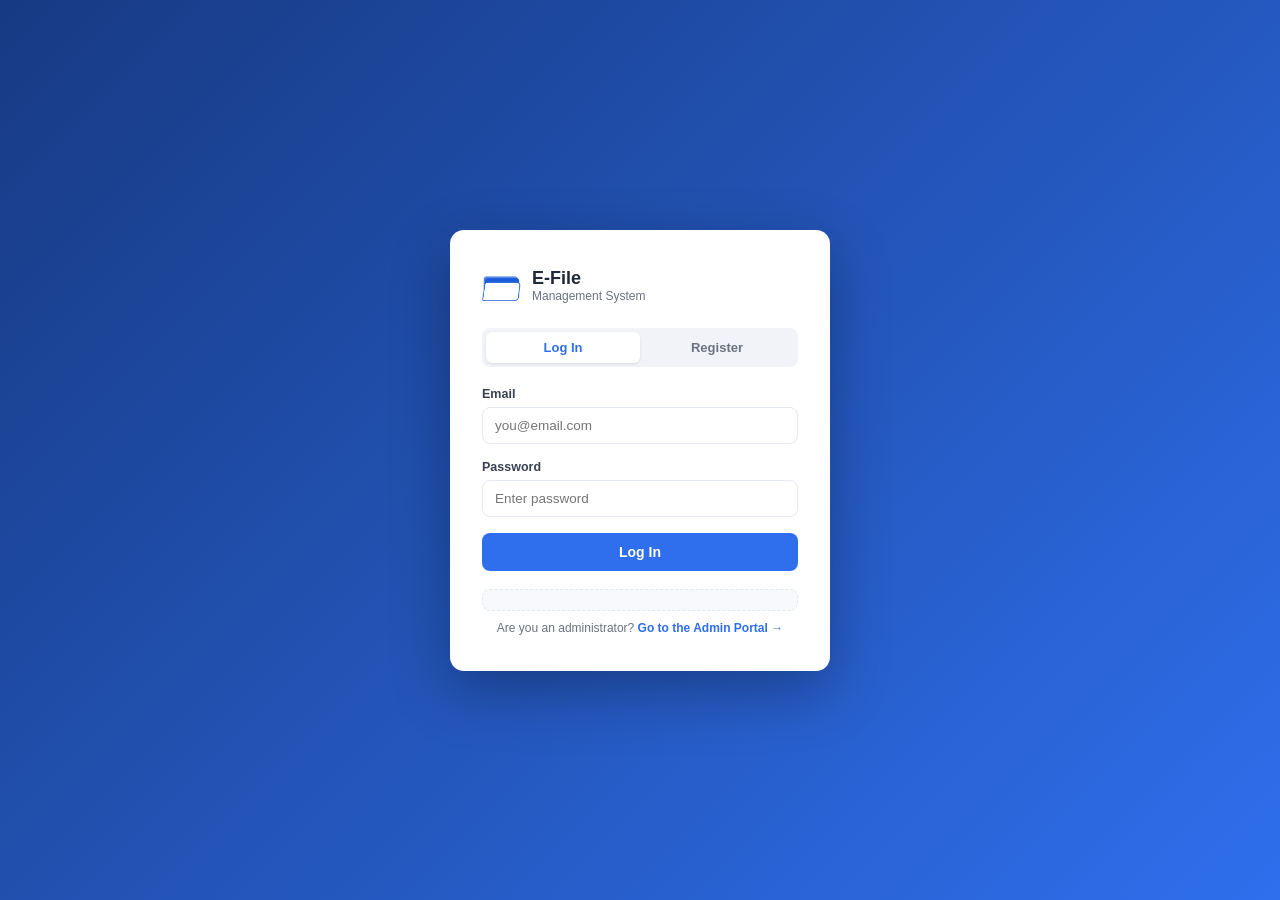
<file: index.html>
<!DOCTYPE html>
<html lang="en">

<head>
  <meta charset="UTF-8">
  <meta name="viewport" content="width=device-width, initial-scale=1.0">
  <title>E-File Management System — User Portal</title>
  <link rel="stylesheet" href="css/user.css">
  <link rel="stylesheet" href="all.css">
</head>

<body>

  <div id="loginScreen">
    <div class="login-box">
      <div class="login-logo">
        <div class="icon"><img src="media/logo (1).png" alt=""></div>
        <div>
          <h1>E-File</h1>
          <span>Management System</span>
        </div>
      </div>
      <div class="login-tabs">
        <button id="tabLoginBtn" class="active" onclick="switchAuthTab('login')">Log In</button>
        <button id="tabRegisterBtn" onclick="switchAuthTab('register')">Register</button>
      </div>

      <div id="loginError" class="login-error"></div>

      <div id="loginForm">
        <div class="field">
          <label>Email</label>
          <input type="email" id="loginEmail" placeholder="you@email.com">
        </div>
        <div class="field">
          <label>Password</label>
          <input type="password" id="loginPassword" placeholder="Enter password">
        </div>
        <button class="btn-primary" onclick="handleLogin()">Log In</button>
        <div class="demo-box">
          <!-- <b>Demo admin:</b> admin@efile.com / admin123<br> -->
          <!-- <b>Demo user:</b> john.doe@email.com / user123 -->
        </div>
      </div>

      <div id="registerForm" style="display:none;">
        <div class="field">
          <label>Full Name</label>
          <input type="text" id="regName" placeholder="John Olayinka">
        </div>
        <div class="field">
          <label>Email</label>
          <input type="email" id="regEmail" placeholder="you@gmail.com">
        </div>
        <div class="field">
          <label>Phone Number</label>
          <input type="text" id="regPhone" placeholder="234 5672 890">
        </div>
        <div class="field">
          <label>Password</label>
          <input type="password" id="regPassword" placeholder="Create a password">
        </div>
        <button class="btn-primary" onclick="handleRegister()">Create Account</button>
        <div class="login-hint">New accounts register as Users. Admin adds staff manually.</div>
      </div>
      <div class="login-hint" style="margin-top:10px;">Are you an administrator? <a href="admin.html"
          style="color:var(--accent);font-weight:600;">Go to the Admin Portal &rarr;</a></div>
    </div>
  </div>

  <div id="app">
    <div class="shell">
      <aside class="sidebar" id="sidebar">
        <div class="sidebar-logo">
          <div class="icon"><img src="media/logo (1).png" alt=""></div>
          <div>
            <h2>E-File</h2>
            <span>Management System</span>
          </div>
        </div>
        <div class="sidebar-section-label" id="panelLabel">ADMIN PANEL</div>
        <nav id="navList"></nav>
        <div class="sidebar-user">
          <div class="avatar" id="sideAvatar">A</div>
          <div class="who">
            <b id="sideName">Admin</b>
            <small id="sideRole">System Administrator</small>
          </div>
          <button class="logout-btn" title="Log out" onclick="handleLogout()"><i
              class="fa-solid fa-arrow-right"></i></button>
        </div>
      </aside>

      <div class="main">
        <div class="topbar">
          <div style="display:flex;align-items:center;gap:14px;">
            <button class="icon-btn" style="display:none;" id="hamburger"
              onclick="document.getElementById('sidebar').classList.toggle('open')">&#9776;</button>
            <div>
              <h1 id="pageTitle">Dashboard</h1>
              <div class="breadcrumb" id="pageBreadcrumb">Dashboard</div>
            </div>
          </div>
          <div class="topbar-right">
            <div class="search-box">
              <span class="ic"><i class="fa-solid fa-magnifying-glass-plus"></i></span>
              <input type="text" id="globalSearch" placeholder="Search files, users...">
            </div>
            <div class="bell" onclick="navigate(currentUser.role==='admin'?'notifications-admin':'notifications')">
            <i class="fa-solid fa-bell"></i>
              <span class="dot" id="bellCount" style="display:none;">0</span>
            </div>
            <div class="avatar" id="topAvatar">A</div>
          </div>
        </div>
        <div class="content" id="content"></div>
      </div>
    </div>
  </div>

  <div class="toast-wrap" id="toastWrap"></div>

  <div class="modal-bg" id="modalBg">
    <div class="modal" id="modalBody"></div>
  </div>

  <script src="js/user.js"></script>
</body>

</html>
</file>
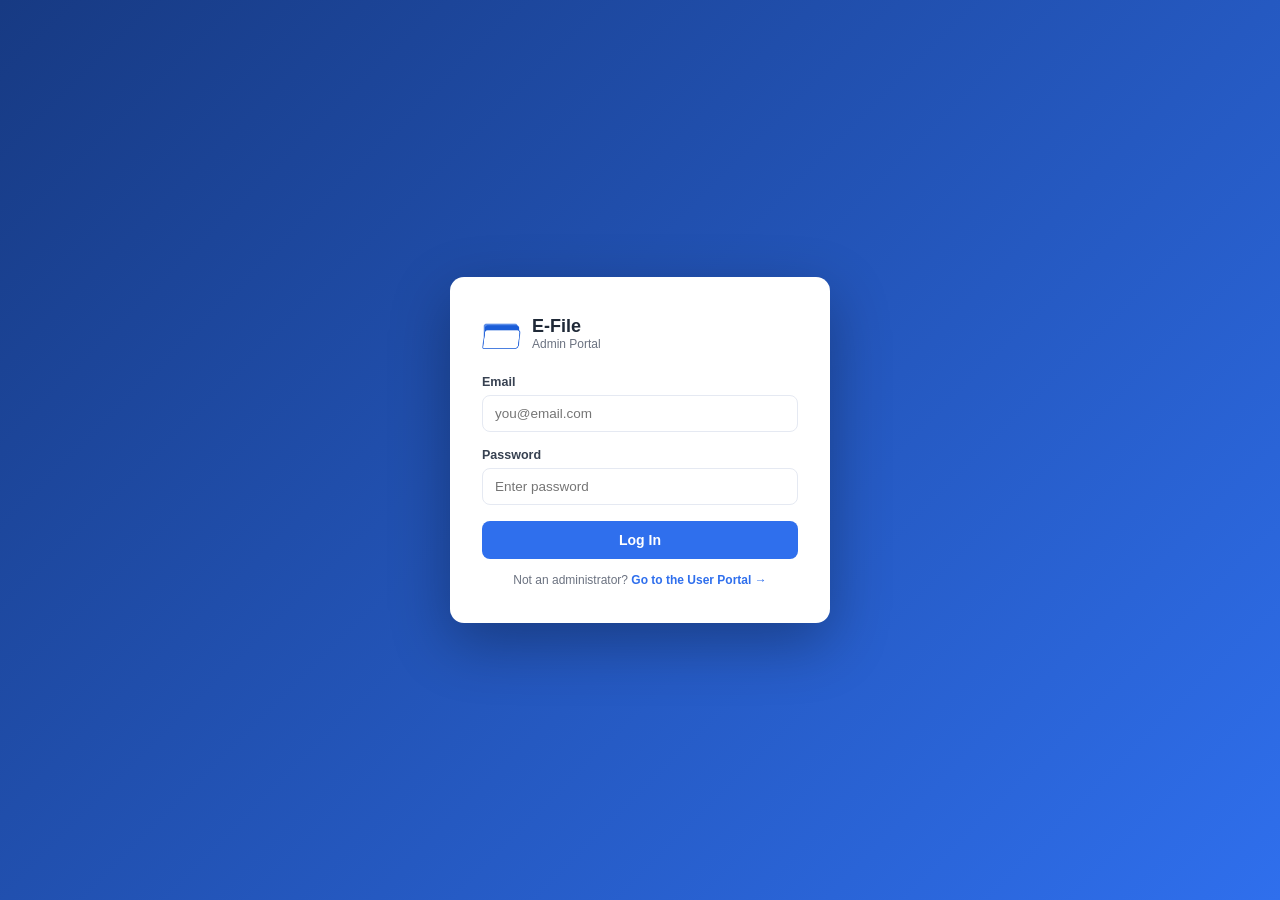
<file: admin.html>
<!DOCTYPE html>
<html lang="en">

<head>
  <meta charset="UTF-8">
  <meta name="viewport" content="width=device-width, initial-scale=1.0">
  <title>E-File Management System — Admin Portal</title>
  <link rel="stylesheet" href="css/admin.css">
  <link rel="stylesheet" href="all.css">
</head>

<body>

  <div id="loginScreen">
    <div class="login-box">
      <div class="login-logo">
        <div class="icon"> <img src="media/logo (1).png" alt="E-File logo"></div>
        <div>
          <h1>E-File</h1>
          <span>Admin Portal</span>
        </div>
      </div>

      <div id="loginError" class="login-error"></div>

      <div id="loginForm">
        <div class="field">
          <label>Email</label>
          <input type="email" id="loginEmail" placeholder="you@email.com">
        </div>
        <div class="field">
          <label>Password</label>
          <input type="password" id="loginPassword" placeholder="Enter password">
        </div>
        <button class="btn-primary" onclick="handleLogin()">Log In</button>
      </div>
      <div class="login-hint">Not an administrator? <a href="index.html" style="color:var(--accent);font-weight:600;">Go
          to the User Portal &rarr;</a></div>
    </div>
  </div>

  <div id="app">
    <div class="shell">
      <aside class="sidebar" id="sidebar">
        <div class="sidebar-logo">
          <!-- <div class="icon">&#128193;</div> -->
          <div class="icon">
            <img src="media/logo (1).png" alt="E-File logo" class="logo">
          </div>
          <div>
            <h2>E-Files</h2>
            <span>Management System</span>
          </div>
        </div>
        <div class="sidebar-section-label" id="panelLabel">ADMIN PANEL</div>
        <nav id="navList"></nav>
        <div class="sidebar-user">
          <div class="avatar" id="sideAvatar">A</div>
          <div class="who">
            <b id="sideName">Admin</b>
            <small id="sideRole">System Administrator</small>
          </div>
          <button class="logout-btn" title="Log out" onclick="handleLogout()"><i
              class="fa-solid fa-arrow-right"></i></button>
        </div>
      </aside>

      <div class="main">
        <div class="topbar">
          <div style="display:flex;align-items:center;gap:14px;">
            <button class="icon-btn" style="display:none;" id="hamburger"
              onclick="document.getElementById('sidebar').classList.toggle('open')">&#9776;</button>
            <div>
              <h1 id="pageTitle">Dashboard</h1>
              <div class="breadcrumb" id="pageBreadcrumb">Dashboard</div>
            </div>
          </div>
          <div class="topbar-right">
            <div class="search-box">
              <span class="ic"><i class="fa-solid fa-search"></i></span>
              <input type="text" id="globalSearch" placeholder="Search files, users...">
            </div>
            <div class="bell" onclick="navigate(currentUser.role==='admin'?'notifications-admin':'notifications')">
              <i class="fa-solid fa-bell"></i>
              <span class="dot" id="bellCount" style="display:none;">0</span>
            </div>
            <div class="avatar" id="topAvatar">A</div>
          </div>
        </div>
        <div class="content" id="content"></div>
      </div>
    </div>
  </div>

  <div class="toast-wrap" id="toastWrap"></div>

  <div class="modal-bg" id="modalBg">
    <div class="modal" id="modalBody"></div>
  </div>

  <script src="js/admin.js"></script>
</body>

</html>
</file>
<file: css/user.css>
:root {
  --navy: #173a83;
  --navy-light: #16264f;
  --accent: #2f6fed;
  --accent-dark: #1e56d6;
  --bg: #f3f5fa;
  --card: #ffffff;
  --text: #1f2937;
  --muted: #6b7280;
  --border: #e5e9f2;
  --pending-bg: #fef3c7;
  --pending-txt: #b45309;
  --progress-bg: #dbeafe;
  --progress-txt: #1d4ed8;
  --completed-bg: #d1fae5;
  --completed-txt: #047857;
  --rejected-bg: #fee2e2;
  --rejected-txt: #b91c1c;
  --review-bg: #ede9fe;
  --review-txt: #6d28d9;
}
* {
  box-sizing: border-box;
  margin: 0;
  padding: 0;
}
body {
  font-family: "Segoe UI", Arial, sans-serif;
  background: var(--bg);
  color: var(--text);
  font-size: 14px;
}
a {
  text-decoration: none;
  color: inherit;
}
button {
  font-family: inherit;
  cursor: pointer;
}
::-webkit-scrollbar {
  width: 8px;
  height: 8px;
}
::-webkit-scrollbar-thumb {
  background: #c7cede;
  border-radius: 4px;
}

/* ---------- LOGIN ---------- */
#loginScreen {
  min-height: 100vh;
  display: flex;
  align-items: center;
  justify-content: center;
  background: linear-gradient(135deg, #173a83, #2f6fed);
}
.login-box {
  background: #fff;
  width: 380px;
  max-width: 92vw;
  border-radius: 14px;
  padding: 36px 32px;
  box-shadow: 0 20px 60px rgba(0, 0, 0, 0.3);
}
.login-logo {
  display: flex;
  align-items: center;
  gap: 10px;
  margin-bottom: 22px;
}
.login-logo .icon {
  width: 40px;
  height: 40px;
  /* background: var(--accent); */
  border-radius: 10px;
  display: flex;
  align-items: center;
  justify-content: center;
  color: #fff;
  font-size: 20px;
}
.login-logo .icon img {
  width: 100%;
  height: 100%;
  object-fit: contain;
}
.login-logo h1 {
  font-size: 18px;
}
.login-logo span {
  display: block;
  font-size: 12px;
  color: var(--muted);
}
.field {
  margin-bottom: 16px;
}
.field label {
  display: block;
  font-size: 12.5px;
  font-weight: 600;
  margin-bottom: 6px;
  color: #374151;
}
.field input,
.field select {
  width: 100%;
  padding: 10px 12px;
  border: 1px solid var(--border);
  border-radius: 8px;
  font-size: 13.5px;
  outline: none;
}
.field input:focus,
.field select:focus {
  border-color: var(--accent);
}
.btn-primary {
  background: var(--accent);
  color: #fff;
  border: none;
  padding: 11px 16px;
  border-radius: 8px;
  font-weight: 600;
  width: 100%;
  font-size: 14px;
  transition: 0.15s;
}
.btn-primary:hover {
  background: var(--accent-dark);
}
.login-tabs {
  display: flex;
  background: #f1f3f9;
  border-radius: 8px;
  padding: 4px;
  margin-bottom: 20px;
}
.login-tabs button {
  flex: 1;
  border: none;
  background: transparent;
  padding: 8px;
  border-radius: 6px;
  font-weight: 600;
  font-size: 13px;
  color: var(--muted);
}
.login-tabs button.active {
  background: #fff;
  color: var(--accent);
  box-shadow: 0 1px 3px rgba(0, 0, 0, 0.1);
}
.login-hint {
  font-size: 12px;
  color: var(--muted);
  text-align: center;
  margin-top: 14px;
}
.login-error {
  background: var(--rejected-bg);
  color: var(--rejected-txt);
  padding: 9px 12px;
  border-radius: 8px;
  font-size: 12.5px;
  margin-bottom: 14px;
  display: none;
}
.demo-box {
  margin-top: 18px;
  background: #f8f9fc;
  border: 1px dashed var(--border);
  border-radius: 8px;
  padding: 10px 12px;
  font-size: 11.5px;
  color: var(--muted);
  line-height: 1.6;
}

/* ---------- APP SHELL ---------- */
#app {
  display: none;
  min-height: 100vh;
}
.shell {
  display: flex;
  min-height: 100vh;
}
.sidebar {
  width: 250px;
  background: var(--navy);
  color: #cdd6ee;
  flex-shrink: 0;
  display: flex;
  flex-direction: column;
  position: sticky;
  top: 0;
  height: 100vh;
}
.sidebar-logo {
  display: flex;
  align-items: center;
  gap: 10px;
  padding: 20px 20px 16px;
  border-bottom: 1px solid rgba(255, 255, 255, 0.08);
}
.sidebar-logo .icon {
  width: 34px;
  height: 34px;
  /* background: var(--accent); */
  border-radius: 8px;
  display: flex;
  align-items: center;
  justify-content: center;
  color: #fff;
  font-weight: 700;
}
.sidebar-logo .icon img {
  width: 100%;
  height: 100%;
  object-fit: contain;
}
.sidebar-logo h2 {
  font-size: 15px;
  color: #fff;
}
.sidebar-logo span {
  font-size: 10.5px;
  color: #8b97bd;
}
.sidebar-section-label {
  font-size: 10.5px;
  letter-spacing: 0.08em;
  color: #7784ab;
  padding: 16px 20px 6px;
  font-weight: 700;
}
.sidebar nav {
  flex: 1;
  overflow-y: auto;
  padding-bottom: 10px;
}
.nav-item {
  display: flex;
  align-items: center;
  gap: 10px;
  padding: 10px 20px;
  font-size: 13.5px;
  color: #c3cbe6;
  cursor: pointer;
  border-left: 3px solid transparent;
  position: relative;
}
.nav-item:hover {
  background: rgba(255, 255, 255, 0.05);
}
.nav-item.active {
  background: var(--accent);
  color: #fff;
  border-left-color: #fff;
}
.nav-item .badge {
  margin-left: auto;
  background: #ef4444;
  color: #fff;
  font-size: 10.5px;
  padding: 1px 6px;
  border-radius: 10px;
}
.sidebar-user {
  padding: 14px 18px;
  border-top: 1px solid rgba(255, 255, 255, 0.08);
  display: flex;
  align-items: center;
  gap: 10px;
}
.avatar {
  width: 34px;
  height: 34px;
  border-radius: 50%;
  background: var(--accent);
  color: #fff;
  display: flex;
  align-items: center;
  justify-content: center;
  font-weight: 700;
  font-size: 13px;
  flex-shrink: 0;
  object-fit: cover;
  overflow: hidden;
}
.avatar img,
.avatar-lg img {
  width: 100%;
  height: 100%;
  object-fit: cover;
  border-radius: 50%;
}
.sidebar-user .who {
  flex: 1;
  min-width: 0;
}
.sidebar-user .who b {
  display: block;
  font-size: 12.5px;
  color: #fff;
  white-space: nowrap;
  overflow: hidden;
  text-overflow: ellipsis;
}
.sidebar-user .who small {
  color: #8b97bd;
  font-size: 10.5px;
}
.logout-btn {
  background: transparent;
  border: none;
  color: #8b97bd;
  font-size: 16px;
}
.logout-btn:hover {
  color: #fff;
}

.main {
  flex: 1;
  min-width: 0;
}
.topbar {
  background: #fff;
  border-bottom: 1px solid var(--border);
  padding: 16px 28px;
  display: flex;
  align-items: center;
  justify-content: space-between;
  position: sticky;
  top: 0;
  z-index: 5;
}
.topbar h1 {
  font-size: 20px;
}
.breadcrumb {
  font-size: 12px;
  color: var(--muted);
  margin-top: 2px;
}
.topbar-right {
  display: flex;
  align-items: center;
  gap: 18px;
}
.search-box {
  position: relative;
}
.search-box input {
  width: 260px;
  padding: 9px 12px 9px 34px;
  border: 1px solid var(--border);
  border-radius: 8px;
  background: #f7f8fb;
  font-size: 13px;
}
.search-box .ic {
  position: absolute;
  left: 11px;
  top: 50%;
  transform: translateY(-50%);
  color: var(--muted);
  font-size: 13px;
}
.bell {
  position: relative;
  font-size: 19px;
  color: #374151;
  cursor: pointer;
}
.bell .dot {
  position: absolute;
  top: -6px;
  right: -8px;
  background: #ef4444;
  color: #fff;
  font-size: 10px;
  padding: 1px 5px;
  border-radius: 10px;
  font-weight: 700;
}

.content {
  padding: 26px 28px;
}

/* ---------- CARDS / STATS ---------- */
.stat-grid {
  display: grid;
  grid-template-columns: repeat(4, 1fr);
  gap: 18px;
  margin-bottom: 22px;
}
.stat-card {
  background: var(--card);
  border-radius: 12px;
  padding: 18px 20px;
  border: 1px solid var(--border);
}
.stat-card .top {
  display: flex;
  align-items: center;
  gap: 12px;
  margin-bottom: 10px;
}
.stat-card .ic {
  width: 40px;
  height: 40px;
  border-radius: 10px;
  display: flex;
  align-items: center;
  justify-content: center;
  font-size: 18px;
}
.stat-card .label {
  font-size: 12.5px;
  color: var(--muted);
  font-weight: 600;
}
.stat-card .value {
  font-size: 26px;
  font-weight: 700;
}
.stat-card .sub {
  font-size: 11.5px;
  color: var(--muted);
  margin-top: 4px;
}

.panel {
  background: var(--card);
  border-radius: 12px;
  border: 1px solid var(--border);
  padding: 20px;
  margin-bottom: 20px;
}
.panel-head {
  display: flex;
  align-items: center;
  justify-content: space-between;
  margin-bottom: 16px;
}
.panel-head h3 {
  font-size: 15.5px;
}
.link-btn {
  color: var(--accent);
  font-size: 12.5px;
  font-weight: 600;
}

table {
  width: 100%;
  border-collapse: collapse;
}
th {
  text-align: left;
  font-size: 11.5px;
  text-transform: uppercase;
  letter-spacing: 0.03em;
  color: var(--muted);
  padding: 10px 8px;
  border-bottom: 1px solid var(--border);
}
td {
  padding: 12px 8px;
  border-bottom: 1px solid var(--border);
  font-size: 13px;
  vertical-align: middle;
}
tr:last-child td {
  border-bottom: none;
}
.file-cell {
  display: flex;
  align-items: center;
  gap: 10px;
}
.file-ic {
  width: 32px;
  height: 32px;
  border-radius: 7px;
  display: flex;
  align-items: center;
  justify-content: center;
  color: #fff;
  font-size: 12px;
  font-weight: 700;
  flex-shrink: 0;
}

.badge {
  padding: 4px 10px;
  border-radius: 20px;
  font-size: 11.5px;
  font-weight: 700;
  display: inline-block;
  white-space: nowrap;
}
.badge.pending {
  background: var(--pending-bg);
  color: var(--pending-txt);
}
.badge.progress {
  background: var(--progress-bg);
  color: var(--progress-txt);
}
.badge.completed,
.badge.approved,
.badge.active {
  background: var(--completed-bg);
  color: var(--completed-txt);
}
.badge.rejected,
.badge.inactive {
  background: var(--rejected-bg);
  color: var(--rejected-txt);
}
.badge.review {
  background: var(--review-bg);
  color: var(--review-txt);
}

.icon-btn {
  width: 30px;
  height: 30px;
  border-radius: 7px;
  border: 1px solid var(--border);
  background: #fff;
  display: inline-flex;
  align-items: center;
  justify-content: center;
  font-size: 13px;
  color: #374151;
  margin-right: 4px;
}
.icon-btn:hover {
  background: #f3f5fa;
}
.icon-btn.blue {
  color: var(--accent);
  border-color: #c7d9fb;
}
.icon-btn.green {
  color: #059669;
  border-color: #bfe9d4;
}
.icon-btn.red {
  color: #dc2626;
  border-color: #f6c9c9;
}
.icon-btn.purple {
  color: #6d28d9;
  border-color: #ddd0fb;
}

.btn {
  padding: 9px 16px;
  border-radius: 8px;
  font-weight: 600;
  font-size: 13px;
  border: 1px solid var(--border);
  background: #fff;
  color: var(--text);
}
.btn.primary {
  background: var(--accent);
  color: #fff;
  border-color: var(--accent);
}
.btn.primary:hover {
  background: var(--accent-dark);
}
.btn.ghost:hover {
  background: #f3f5fa;
}

.tabs {
  display: flex;
  gap: 22px;
  border-bottom: 1px solid var(--border);
  margin-bottom: 18px;
}
.tab {
  padding: 10px 2px;
  font-size: 13.5px;
  font-weight: 600;
  color: var(--muted);
  border-bottom: 2px solid transparent;
  cursor: pointer;
}
.tab.active {
  color: var(--accent);
  border-bottom-color: var(--accent);
}

.grid-2 {
  display: grid;
  grid-template-columns: 2fr 1fr;
  gap: 20px;
}
.form-grid {
  display: grid;
  grid-template-columns: 1fr 1fr;
  gap: 16px;
}

.dropzone {
  border: 2px dashed var(--border);
  border-radius: 10px;
  padding: 36px 16px;
  text-align: center;
  background: #f9fafc;
  cursor: pointer;
}
.dropzone:hover {
  border-color: var(--accent);
}
.dropzone .dz-ic {
  font-size: 30px;
  margin-bottom: 8px;
}
.dropzone small {
  color: var(--muted);
  display: block;
  margin-top: 6px;
  font-size: 11.5px;
}

.empty-state {
  text-align: center;
  padding: 40px 20px;
  color: var(--muted);
}
.empty-state .em-ic {
  font-size: 34px;
  margin-bottom: 10px;
}

.modal-bg {
  display: none;
  position: fixed;
  inset: 0;
  background: rgba(15, 20, 35, 0.5);
  z-index: 50;
  align-items: center;
  justify-content: center;
}
.modal-bg.show {
  display: flex;
}
.modal {
  background: #fff;
  border-radius: 12px;
  width: 440px;
  max-width: 92vw;
  max-height: 88vh;
  overflow-y: auto;
  padding: 24px;
}
.modal h3 {
  margin-bottom: 16px;
  font-size: 16px;
}
.modal-close {
  float: right;
  font-size: 20px;
  color: var(--muted);
  cursor: pointer;
  border: none;
  background: none;
}

.toast-wrap {
  position: fixed;
  top: 20px;
  right: 20px;
  z-index: 100;
  display: flex;
  flex-direction: column;
  gap: 10px;
}
.toast {
  background: #1f2937;
  color: #fff;
  padding: 12px 18px;
  border-radius: 8px;
  font-size: 13px;
  box-shadow: 0 8px 20px rgba(0, 0, 0, 0.2);
  min-width: 220px;
  animation: slidein 0.2s ease;
}
.toast.success {
  background: #065f46;
}
.toast.error {
  background: #991b1b;
}
@keyframes slidein {
  from {
    transform: translateX(30px);
    opacity: 0;
  }
  to {
    transform: translateX(0);
    opacity: 1;
  }
}

.notif-item {
  display: flex;
  gap: 12px;
  padding: 14px 4px;
  border-bottom: 1px solid var(--border);
}
.notif-item:last-child {
  border-bottom: none;
}
.notif-ic {
  width: 36px;
  height: 36px;
  border-radius: 8px;
  display: flex;
  align-items: center;
  justify-content: center;
  font-size: 15px;
  flex-shrink: 0;
}
.notif-item .txt {
  flex: 1;
  font-size: 13px;
}
.notif-item .time {
  font-size: 11px;
  color: var(--muted);
  margin-top: 3px;
}
.notif-new {
  background: var(--accent);
  color: #fff;
  font-size: 10px;
  padding: 2px 7px;
  border-radius: 10px;
  height: fit-content;
}
.profile-grid {
  display: grid;
  grid-template-columns: 1fr 1fr;
  gap: 20px;
}
.avatar-lg {
  width: 110px;
  height: 110px;
  border-radius: 50%;
  background: var(--accent);
  color: #fff;
  display: flex;
  align-items: center;
  justify-content: center;
  font-size: 38px;
  font-weight: 700;
  margin: 0 auto 14px;
  overflow: hidden;
  position: relative;
}
.avatar-photo-actions {
  display: flex;
  justify-content: center;
  gap: 8px;
  margin-bottom: 18px;
}

/* ---------- Multi-user assign checklist ---------- */
.user-check-list {
  border: 1px solid var(--border);
  border-radius: 8px;
  padding: 6px;
  max-height: 180px;
  overflow-y: auto;
  background: #fff;
  /* background-color: red; */
}
.user-check-item {
  display: flex;
  align-items: center;
  gap: 9px;
  padding: 8px 8px;
  border-radius: 6px;
  font-size: 13px;
  cursor: pointer;
}
.user-check-item:hover {
  background: #f3f5fa;
}
.user-check-item input {
  width: 15px;
  height: 15px;
  cursor: pointer;
  flex-shrink: 0;
}
.user-check-item .uci-avatar {
  width: 24px;
  height: 24px;
  border-radius: 50%;
  background: var(--accent);
  color: #fff;
  font-size: 10.5px;
  font-weight: 700;
  display: flex;
  align-items: center;
  justify-content: center;
  flex-shrink: 0;
}
.selected-count-pill {
  display: inline-block;
  background: var(--progress-bg);
  color: var(--progress-txt);
  font-size: 11px;
  font-weight: 700;
  padding: 2px 8px;
  border-radius: 10px;
  margin-left: 6px;
}

@media (max-width: 1000px) {
  .stat-grid {
    grid-template-columns: repeat(2, 1fr);
  }
  .grid-2,
  .form-grid,
  .profile-grid {
    grid-template-columns: 1fr;
  }
  .sidebar {
    position: fixed;
    left: -260px;
    z-index: 40;
    transition: 0.2s;
  }
  .sidebar.open {
    left: 0;
  }
  .search-box input {
    width: 150px;
  }
  #hamburger {
    display: inline-flex !important;
  }
}

/* ===============================
   TABLETS
================================ */
@media (max-width: 992px) {
  .content {
    padding: 20px;
  }

  .stat-grid {
    grid-template-columns: repeat(2, 1fr);
  }

  .grid-2,
  .profile-grid,
  .form-grid {
    grid-template-columns: 1fr;
  }

  .search-box input {
    width: 170px;
  }
}

/* ===============================
   MOBILE
================================ */
@media (max-width: 768px) {
  .sidebar {
    position: fixed;
    left: -260px;
    top: 0;
    height: 100vh;
    z-index: 999;
    transition: 0.3s;
  }

  .sidebar.open {
    left: 0;
  }

  #hamburger {
    display: flex !important;
  }

  .topbar {
    padding: 15px;
    flex-wrap: wrap;
    gap: 15px;
  }

  .topbar-right {
    width: 100%;
    justify-content: space-between;
  }

  .search-box {
    flex: 1;
  }

  .search-box input {
    width: 100%;
  }

  .content {
    padding: 15px;
  }

  .stat-grid {
    grid-template-columns: 1fr;
  }

  .panel {
    overflow-x: auto;
  }

  table {
    min-width: 700px;
  }

  .btn,
  .btn-primary {
    width: 100%;
  }
}

/* ===============================
   SMALL PHONES
================================ */
@media (max-width: 480px) {
  .login-box {
    width: 95%;
    padding: 20px;
  }

  .topbar h1 {
    font-size: 18px;
  }

  .breadcrumb {
    font-size: 11px;
  }

  .stat-card {
    padding: 15px;
  }

  .stat-card .value {
    font-size: 22px;
  }

  .panel {
    padding: 15px;
  }

  .modal {
    width: 95%;
    padding: 15px;
  }

  .avatar-lg {
    width: 90px;
    height: 90px;
    font-size: 30px;
  }

  .tabs {
    overflow-x: auto;
    white-space: nowrap;
  }
}
</file>
<file: css/admin.css>
:root {
  --navy: #173a83;
  --navy-light: #16264f;
  --accent: #2f6fed;
  --accent-dark: #1e56d6;
  --bg: #f3f5fa;
  --card: #ffffff;
  --text: #1f2937;
  --muted: #6b7280;
  --border: #e5e9f2;
  --pending-bg: #fef3c7;
  --pending-txt: #b45309;
  --progress-bg: #dbeafe;
  --progress-txt: #1d4ed8;
  --completed-bg: #d1fae5;
  --completed-txt: #047857;
  --rejected-bg: #fee2e2;
  --rejected-txt: #b91c1c;
  --review-bg: #ede9fe;
  --review-txt: #6d28d9;
}
* {
  box-sizing: border-box;
  margin: 0;
  padding: 0;
}
body {
  font-family: "Segoe UI", Arial, sans-serif;
  background: var(--bg);
  color: var(--text);
  font-size: 14px;
}
a {
  text-decoration: none;
  color: inherit;
}
button {
  font-family: inherit;
  cursor: pointer;
}
::-webkit-scrollbar {
  width: 8px;
  height: 8px;
}
::-webkit-scrollbar-thumb {
  background: #c7cede;
  border-radius: 4px;
}

/* ---------- LOGIN ---------- */
#loginScreen {
  min-height: 100vh;
  display: flex;
  align-items: center;
  justify-content: center;
  background: linear-gradient(135deg, #173a83, #2f6fed);
}
.login-box {
  background: #fff;
  width: 380px;
  max-width: 92vw;
  border-radius: 14px;
  padding: 36px 32px;
  box-shadow: 0 20px 60px rgba(0, 0, 0, 0.3);
}
.login-logo {
  display: flex;
  align-items: center;
  gap: 10px;
  margin-bottom: 22px;
}
.login-logo .icon {
  width: 40px;
  height: 40px;
  /* background: var(--accent); */
  border-radius: 10px;
  display: flex;
  align-items: center;
  justify-content: center;
  color: #fff;
  font-size: 20px;
}
.login-logo .icon img {
  width: 100%;
  height: 100%;
  object-fit: contain;
}

.login-logo h1 {
  font-size: 18px;
}
.login-logo span {
  display: block;
  font-size: 12px;
  color: var(--muted);
}
.field {
  margin-bottom: 16px;
}
.field label {
  display: block;
  font-size: 12.5px;
  font-weight: 600;
  margin-bottom: 6px;
  color: #374151;
}
.field input,
.field select {
  width: 100%;
  padding: 10px 12px;
  border: 1px solid var(--border);
  border-radius: 8px;
  font-size: 13.5px;
  outline: none;
}
.field input:focus,
.field select:focus {
  border-color: var(--accent);
}
.field textarea {
  width: 100%;
  padding: 10px 12px;
  border: 1px solid var(--border);
  border-radius: 8px;
  font-size: 13.5px;
  font-family: inherit;
  outline: none;
  resize: vertical;
}
.field textarea:focus {
  border-color: var(--accent);
}
.btn-primary {
  background: var(--accent);
  color: #fff;
  border: none;
  padding: 11px 16px;
  border-radius: 8px;
  font-weight: 600;
  width: 100%;
  font-size: 14px;
  transition: 0.15s;
}
.btn-primary:hover {
  background: var(--accent-dark);
}
.login-tabs {
  display: flex;
  background: #f1f3f9;
  border-radius: 8px;
  padding: 4px;
  margin-bottom: 20px;
}
.login-tabs button {
  flex: 1;
  border: none;
  background: transparent;
  padding: 8px;
  border-radius: 6px;
  font-weight: 600;
  font-size: 13px;
  color: var(--muted);
}
.login-tabs button.active {
  background: #fff;
  color: var(--accent);
  box-shadow: 0 1px 3px rgba(0, 0, 0, 0.1);
}
.login-hint {
  font-size: 12px;
  color: var(--muted);
  text-align: center;
  margin-top: 14px;
}
.login-error {
  background: var(--rejected-bg);
  color: var(--rejected-txt);
  padding: 9px 12px;
  border-radius: 8px;
  font-size: 12.5px;
  margin-bottom: 14px;
  display: none;
}
.demo-box {
  margin-top: 18px;
  background: #f8f9fc;
  border: 1px dashed var(--border);
  border-radius: 8px;
  padding: 10px 12px;
  font-size: 11.5px;
  color: var(--muted);
  line-height: 1.6;
}

/* ---------- APP SHELL ---------- */
#app {
  display: none;
  min-height: 100vh;
}
.shell {
  display: flex;
  min-height: 100vh;
}
.sidebar {
  width: 250px;
  background: var(--navy);
  color: #cdd6ee;
  flex-shrink: 0;
  display: flex;
  flex-direction: column;
  position: sticky;
  top: 0;
  height: 100vh;
}
.sidebar-logo {
  display: flex;
  align-items: center;
  gap: 10px;
  padding: 20px 20px 16px;
  border-bottom: 1px solid rgba(255, 255, 255, 0.08);
}
.sidebar-logo .icon {
  width: 34px;
  height: 34px;
  /* background: var(--accent); */
  border-radius: 8px;
  display: flex;
  align-items: center;
  justify-content: center;
  color: #fff;
  font-weight: 700;
}
.sidebar-logo .icon img {
  width: 100%;
  height: 100%;
  object-fit: contain;
}
.sidebar-logo h2 {
  font-size: 15px;
  color: #fff;
}
.sidebar-logo span {
  font-size: 10.5px;
  color: #8b97bd;
}
.sidebar-section-label {
  font-size: 10.5px;
  letter-spacing: 0.08em;
  color: #7784ab;
  padding: 16px 20px 6px;
  font-weight: 700;
}
.sidebar nav {
  flex: 1;
  overflow-y: auto;
  padding-bottom: 10px;
}
.nav-item {
  display: flex;
  align-items: center;
  gap: 10px;
  padding: 10px 20px;
  font-size: 13.5px;
  color: #c3cbe6;
  cursor: pointer;
  border-left: 3px solid transparent;
  position: relative;
}
.nav-item:hover {
  background: rgba(255, 255, 255, 0.05);
}
.nav-item.active {
  background: var(--accent);
  color: #fff;
  border-left-color: #fff;
}
.nav-item .badge {
  margin-left: auto;
  background: #ef4444;
  color: #fff;
  font-size: 10.5px;
  padding: 1px 6px;
  border-radius: 10px;
}
.sidebar-user {
  padding: 14px 18px;
  border-top: 1px solid rgba(255, 255, 255, 0.08);
  display: flex;
  align-items: center;
  gap: 10px;
}
.avatar {
  width: 34px;
  height: 34px;
  border-radius: 50%;
  background: var(--accent);
  color: #fff;
  display: flex;
  align-items: center;
  justify-content: center;
  font-weight: 700;
  font-size: 13px;
  flex-shrink: 0;
  object-fit: cover;
  overflow: hidden;
}
.avatar img,
.avatar-lg img {
  width: 100%;
  height: 100%;
  object-fit: cover;
  border-radius: 50%;
}
.sidebar-user .who {
  flex: 1;
  min-width: 0;
}
.sidebar-user .who b {
  display: block;
  font-size: 12.5px;
  color: #fff;
  white-space: nowrap;
  overflow: hidden;
  text-overflow: ellipsis;
}
.sidebar-user .who small {
  color: #8b97bd;
  font-size: 10.5px;
}
.logout-btn {
  background: transparent;
  border: none;
  color: #8b97bd;
  font-size: 16px;
}
.logout-btn:hover {
  color: #fff;
}

.main {
  flex: 1;
  min-width: 0;
}
.topbar {
  background: #fff;
  border-bottom: 1px solid var(--border);
  padding: 16px 28px;
  display: flex;
  align-items: center;
  justify-content: space-between;
  position: sticky;
  top: 0;
  z-index: 5;
}
.topbar h1 {
  font-size: 20px;
}
.breadcrumb {
  font-size: 12px;
  color: var(--muted);
  margin-top: 2px;
}
.topbar-right {
  display: flex;
  align-items: center;
  gap: 18px;
}
.search-box {
  position: relative;
}
.search-box input {
  width: 260px;
  padding: 9px 12px 9px 34px;
  border: 1px solid var(--border);
  border-radius: 8px;
  background: #f7f8fb;
  font-size: 13px;
}
.search-box .ic {
  position: absolute;
  left: 11px;
  top: 50%;
  transform: translateY(-50%);
  color: var(--muted);
  font-size: 13px;
}
.bell {
  position: relative;
  font-size: 19px;
  color: #374151;
  cursor: pointer;
}
.bell .dot {
  position: absolute;
  top: -6px;
  right: -8px;
  background: #ef4444;
  color: #fff;
  font-size: 10px;
  padding: 1px 5px;
  border-radius: 10px;
  font-weight: 700;
}

.content {
  padding: 26px 28px;
}

/* ---------- CARDS / STATS ---------- */
.stat-grid {
  display: grid;
  grid-template-columns: repeat(4, 1fr);
  gap: 18px;
  margin-bottom: 22px;
}
.stat-card {
  background: var(--card);
  border-radius: 12px;
  padding: 18px 20px;
  border: 1px solid var(--border);
}
.stat-card .top {
  display: flex;
  align-items: center;
  gap: 12px;
  margin-bottom: 10px;
}
.stat-card .ic {
  width: 40px;
  height: 40px;
  border-radius: 10px;
  display: flex;
  align-items: center;
  justify-content: center;
  font-size: 18px;
}
.stat-card .label {
  font-size: 12.5px;
  color: var(--muted);
  font-weight: 600;
}
.stat-card .value {
  font-size: 26px;
  font-weight: 700;
}
.stat-card .sub {
  font-size: 11.5px;
  color: var(--muted);
  margin-top: 4px;
}

.panel {
  background: var(--card);
  border-radius: 12px;
  border: 1px solid var(--border);
  padding: 20px;
  margin-bottom: 20px;
}
.panel-head {
  display: flex;
  align-items: center;
  justify-content: space-between;
  margin-bottom: 16px;
}
.panel-head h3 {
  font-size: 15.5px;
}
.link-btn {
  color: var(--accent);
  font-size: 12.5px;
  font-weight: 600;
}

table {
  width: 100%;
  border-collapse: collapse;
}
th {
  text-align: left;
  font-size: 11.5px;
  text-transform: uppercase;
  letter-spacing: 0.03em;
  color: var(--muted);
  padding: 10px 8px;
  border-bottom: 1px solid var(--border);
}
td {
  padding: 12px 8px;
  border-bottom: 1px solid var(--border);
  font-size: 13px;
  vertical-align: middle;
}
tr:last-child td {
  border-bottom: none;
}
.file-cell {
  display: flex;
  align-items: center;
  gap: 10px;
}
.file-ic {
  width: 32px;
  height: 32px;
  border-radius: 7px;
  display: flex;
  align-items: center;
  justify-content: center;
  color: #fff;
  font-size: 12px;
  font-weight: 700;
  flex-shrink: 0;
}

.badge {
  padding: 4px 10px;
  border-radius: 20px;
  font-size: 11.5px;
  font-weight: 700;
  display: inline-block;
  white-space: nowrap;
}
.badge.pending {
  background: var(--pending-bg);
  color: var(--pending-txt);
}
.badge.progress {
  background: var(--progress-bg);
  color: var(--progress-txt);
}
.badge.completed,
.badge.approved,
.badge.active {
  background: var(--completed-bg);
  color: var(--completed-txt);
}
.badge.rejected,
.badge.inactive {
  background: var(--rejected-bg);
  color: var(--rejected-txt);
}
.badge.review {
  background: var(--review-bg);
  color: var(--review-txt);
}

.icon-btn {
  width: 30px;
  height: 30px;
  border-radius: 7px;
  border: 1px solid var(--border);
  background: #fff;
  display: inline-flex;
  align-items: center;
  justify-content: center;
  font-size: 13px;
  color: #374151;
  margin-right: 4px;
}
.icon-btn:hover {
  background: #f3f5fa;
}
.icon-btn.blue {
  color: var(--accent);
  border-color: #c7d9fb;
}
.icon-btn.green {
  color: #059669;
  border-color: #bfe9d4;
}
.icon-btn.red {
  color: #dc2626;
  border-color: #f6c9c9;
}
.icon-btn.purple {
  color: #6d28d9;
  border-color: #ddd0fb;
}

.btn {
  padding: 9px 16px;
  border-radius: 8px;
  font-weight: 600;
  font-size: 13px;
  border: 1px solid var(--border);
  background: #fff;
  color: var(--text);
}
.btn.primary {
  background: var(--accent);
  color: #fff;
  border-color: var(--accent);
}
.btn.primary:hover {
  background: var(--accent-dark);
}
.btn.ghost:hover {
  background: #f3f5fa;
}

.tabs {
  display: flex;
  gap: 22px;
  border-bottom: 1px solid var(--border);
  margin-bottom: 18px;
}
.tab {
  padding: 10px 2px;
  font-size: 13.5px;
  font-weight: 600;
  color: var(--muted);
  border-bottom: 2px solid transparent;
  cursor: pointer;
}
.tab.active {
  color: var(--accent);
  border-bottom-color: var(--accent);
}

.grid-2 {
  display: grid;
  grid-template-columns: 2fr 1fr;
  gap: 20px;
}
.form-grid {
  /* display: grid;
  grid-template-columns: 1fr 1fr; */
  display: flex;
  flex-direction: column-reverse;

  gap: 16px;
}

.dropzone {
  border: 2px dashed var(--border);
  border-radius: 10px;
  padding: 36px 16px;
  text-align: center;
  background: #f9fafc;
  cursor: pointer;
}
.dropzone:hover {
  border-color: var(--accent);
}
.dropzone .dz-ic {
  font-size: 30px;
  margin-bottom: 8px;
}
.dropzone small {
  color: var(--muted);
  display: block;
  margin-top: 6px;
  font-size: 11.5px;
}

.empty-state {
  text-align: center;
  padding: 40px 20px;
  color: var(--muted);
}
.empty-state .em-ic {
  font-size: 34px;
  margin-bottom: 10px;
}

.modal-bg {
  display: none;
  position: fixed;
  inset: 0;
  background: rgba(15, 20, 35, 0.5);
  z-index: 50;
  align-items: center;
  justify-content: center;
}
.modal-bg.show {
  display: flex;
}
.modal {
  background: #fff;
  border-radius: 12px;
  width: 440px;
  max-width: 92vw;
  max-height: 88vh;
  overflow-y: auto;
  padding: 24px;
}
.modal h3 {
  margin-bottom: 16px;
  font-size: 16px;
}
.modal-close {
  float: right;
  font-size: 20px;
  color: var(--muted);
  cursor: pointer;
  border: none;
  background: none;
}

.toast-wrap {
  position: fixed;
  top: 20px;
  right: 20px;
  z-index: 100;
  display: flex;
  flex-direction: column;
  gap: 10px;
}
.toast {
  background: #1f2937;
  color: #fff;
  padding: 12px 18px;
  border-radius: 8px;
  font-size: 13px;
  box-shadow: 0 8px 20px rgba(0, 0, 0, 0.2);
  min-width: 220px;
  animation: slidein 0.2s ease;
}
.toast.success {
  background: #065f46;
}
.toast.error {
  background: #991b1b;
}
@keyframes slidein {
  from {
    transform: translateX(30px);
    opacity: 0;
  }
  to {
    transform: translateX(0);
    opacity: 1;
  }
}

.notif-item {
  display: flex;
  gap: 12px;
  padding: 14px 4px;
  border-bottom: 1px solid var(--border);
}
.notif-item:last-child {
  border-bottom: none;
}
.notif-ic {
  width: 36px;
  height: 36px;
  border-radius: 8px;
  display: flex;
  align-items: center;
  justify-content: center;
  font-size: 15px;
  flex-shrink: 0;
}
.notif-item .txt {
  flex: 1;
  font-size: 13px;
}
.notif-item .time {
  font-size: 11px;
  color: var(--muted);
  margin-top: 3px;
}
.notif-new {
  background: var(--accent);
  color: #fff;
  font-size: 10px;
  padding: 2px 7px;
  border-radius: 10px;
  height: fit-content;
}
.profile-grid {
  display: grid;
  grid-template-columns: 1fr 1fr;
  gap: 20px;
}
.avatar-lg {
  width: 110px;
  height: 110px;
  border-radius: 50%;
  background: var(--accent);
  color: #fff;
  display: flex;
  align-items: center;
  justify-content: center;
  font-size: 38px;
  font-weight: 700;
  margin: 0 auto 14px;
  overflow: hidden;
  position: relative;
}
.avatar-photo-actions {
  display: flex;
  justify-content: center;
  gap: 8px;
  margin-bottom: 18px;
}

/* ---------- Multi-user assign checklist ---------- */
.user-check-list {
  border: 1px solid var(--border);
  border-radius: 8px;
  padding: 6px;
  max-height: 180px;
  overflow-y: auto;
  background: #fff;
}
.user-check-item {
  display: flex;
  align-items: center;
  gap: 9px;
  padding: 8px 8px;
  border-radius: 6px;
  font-size: 13px;
  cursor: pointer;
}
.user-check-item:hover {
  background: #f3f5fa;
}
.user-check-item input {
  width: 15px;
  height: 15px;
  cursor: pointer;
  flex-shrink: 0;
}
.user-check-item .uci-avatar {
  width: 24px;
  height: 24px;
  border-radius: 50%;
  background: var(--accent);
  color: #fff;
  font-size: 10.5px;
  font-weight: 700;
  display: flex;
  align-items: center;
  justify-content: center;
  flex-shrink: 0;
}
.selected-count-pill {
  display: inline-block;
  background: var(--progress-bg);
  color: var(--progress-txt);
  font-size: 11px;
  font-weight: 700;
  padding: 2px 8px;
  border-radius: 10px;
  margin-left: 6px;
}

@media (max-width: 1000px) {
  .stat-grid {
    grid-template-columns: repeat(2, 1fr);
  }
  .grid-2,
  .form-grid,
  .profile-grid {
    grid-template-columns: 1fr;
  }
  .sidebar {
    position: fixed;
    left: -260px;
    z-index: 40;
    transition: 0.2s;
  }
  .sidebar.open {
    left: 0;
  }
  .search-box input {
    width: 150px;
  }
  #hamburger {
    display: inline-flex !important;
  }
}

@media (max-width: 992px) {
  .stat-grid {
    grid-template-columns: repeat(2, 1fr);
  }

  .grid-2,
  .profile-grid,
  .form-grid {
    grid-template-columns: 1fr;
  }

  .content {
    padding: 20px;
  }

  .topbar {
    padding: 15px 20px;
  }

  .search-box input {
    width: 180px;
  }
}

@media (max-width: 768px) {
  .shell {
    display: block;
  }

  .sidebar {
    position: fixed;
    top: 0;
    left: -260px;
    width: 250px;
    height: 100vh;
    z-index: 1000;
    transition: left 0.3s;
  }

  .sidebar.open {
    left: 0;
  }

  .main {
    width: 100%;
  }

  #hamburger {
    display: flex !important;
  }

  .topbar {
    flex-wrap: wrap;
    gap: 15px;
    padding: 15px;
  }

  .topbar-right {
    width: 100%;
    display: flex;
    justify-content: space-between;
    align-items: center;
  }

  .search-box {
    flex: 1;
  }

  .search-box input {
    width: 100%;
  }

  .content {
    padding: 15px;
  }

  .stat-grid {
    grid-template-columns: 1fr;
  }

  .grid-2,
  .profile-grid,
  .form-grid {
    grid-template-columns: 1fr;
  }

  .panel {
    overflow-x: auto;
  }

  table {
    min-width: 700px;
  }

  .btn,
  .btn-primary {
    width: 100%;
  }

  .modal {
    width: 95%;
    max-height: 90vh;
    overflow: auto;
  }
}

@media (max-width: 480px) {
  body {
    font-size: 13px;
  }

  .login-box {
    width: 95%;
    padding: 20px;
  }

  .login-logo {
    flex-direction: column;
    text-align: center;
  }

  .topbar h1 {
    font-size: 18px;
  }

  .breadcrumb {
    font-size: 11px;
  }

  .avatar {
    width: 30px;
    height: 30px;
  }

  .avatar-lg {
    width: 90px;
    height: 90px;
    font-size: 30px;
  }

  .stat-card {
    padding: 15px;
  }

  .panel {
    padding: 15px;
  }

  .field input,
  .field select,
  textarea {
    font-size: 16px;
  }
}
</file>
